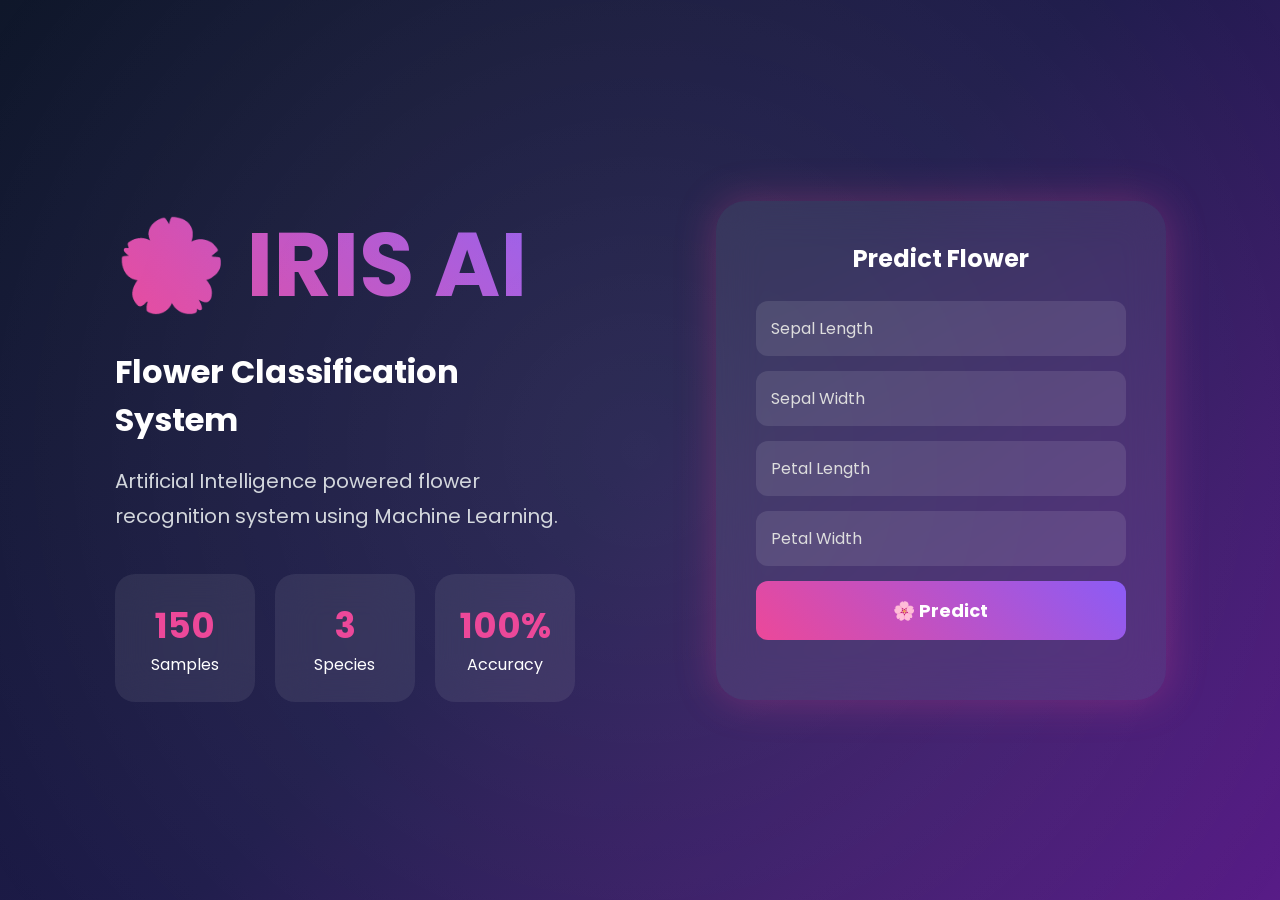
<file: IRIS FLOWER CLASSIFICATION/frontend/index.html>
<!DOCTYPE html>
<html lang="en">

<head>

<meta charset="UTF-8">
<meta name="viewport" content="width=device-width, initial-scale=1.0">

<title>IRIS AI CLASSIFIER PRO</title>

<link rel="stylesheet" href="style.css">

<link href="https://fonts.googleapis.com/css2?family=Poppins:wght@300;400;500;600;700;800&display=swap" rel="stylesheet">

</head>

<body>

<div class="background"></div>

<div class="container">

<div class="left">

<h1>🌸 IRIS AI</h1>

<h2>Flower Classification System</h2>

<p>
Artificial Intelligence powered flower recognition system
using Machine Learning.
</p>

<div class="stats">

<div class="box">
<h3>150</h3>
<span>Samples</span>
</div>

<div class="box">
<h3>3</h3>
<span>Species</span>
</div>

<div class="box">
<h3>100%</h3>
<span>Accuracy</span>
</div>

</div>

</div>

<div class="card">

<h2>Predict Flower</h2>

<input
type="number"
step="0.1"
id="sepal_length"
placeholder="Sepal Length">

<input
type="number"
step="0.1"
id="sepal_width"
placeholder="Sepal Width">

<input
type="number"
step="0.1"
id="petal_length"
placeholder="Petal Length">

<input
type="number"
step="0.1"
id="petal_width"
placeholder="Petal Width">

<button onclick="predictFlower()">
🌸 Predict
</button>

<div id="result"></div>

<img id="flowerImage">

<div id="description"></div>

</div>

</div>

<script src="script.js"></script>

</body>
</html>
</file>
<file: IRIS FLOWER CLASSIFICATION/frontend/style.css>
*{
margin:0;
padding:0;
box-sizing:border-box;
font-family:'Poppins',sans-serif;
}

body{

height:100vh;

background:
linear-gradient(
135deg,
#0f172a,
#1e1b4b,
#581c87
);

overflow:hidden;

color:white;
}

.background{

position:fixed;

width:100%;
height:100%;

background:
radial-gradient(
circle,
rgba(255,255,255,0.08),
transparent
);

animation:move 8s infinite alternate;
}

@keyframes move{

from{
transform:translate(-50px,-50px);
}

to{
transform:translate(50px,50px);
}
}

.container{

height:100vh;

display:flex;

justify-content:space-around;
align-items:center;

padding:50px;
}

.left{

width:40%;
}

.left h1{

font-size:90px;

background:
linear-gradient(
45deg,
#ec4899,
#8b5cf6
);

-webkit-background-clip:text;
-webkit-text-fill-color:transparent;
}

.left h2{

margin-top:15px;

font-size:32px;
}

.left p{

margin-top:20px;

font-size:20px;

line-height:35px;

color:#d1d5db;
}

.stats{

display:flex;

gap:20px;

margin-top:40px;
}

.box{

padding:25px;

width:140px;

border-radius:20px;

background:
rgba(255,255,255,0.08);

backdrop-filter:blur(20px);

text-align:center;
}

.box h3{

font-size:35px;

color:#ec4899;
}

.card{

width:450px;

padding:40px;

border-radius:30px;

background:
rgba(255,255,255,0.08);

backdrop-filter:blur(20px);

box-shadow:
0 0 40px rgba(236,72,153,.3);
}

.card h2{

text-align:center;

margin-bottom:25px;
}

.card input{

width:100%;

padding:15px;

margin-bottom:15px;

border:none;

border-radius:12px;

background:
rgba(255,255,255,.1);

color:white;

font-size:16px;
}

.card input::placeholder{
color:#ddd;
}

.card button{

width:100%;

padding:16px;

border:none;

border-radius:12px;

font-size:18px;

font-weight:700;

cursor:pointer;

background:
linear-gradient(
45deg,
#ec4899,
#8b5cf6
);

color:white;
}

.card button:hover{

transform:scale(1.03);
}

#result{

margin-top:20px;

font-size:28px;

font-weight:700;

text-align:center;

color:#facc15;
}

#flowerImage{

width:100%;

margin-top:20px;

border-radius:20px;

display:none;
}

#description{

margin-top:15px;

line-height:28px;

text-align:center;
}
</file>
